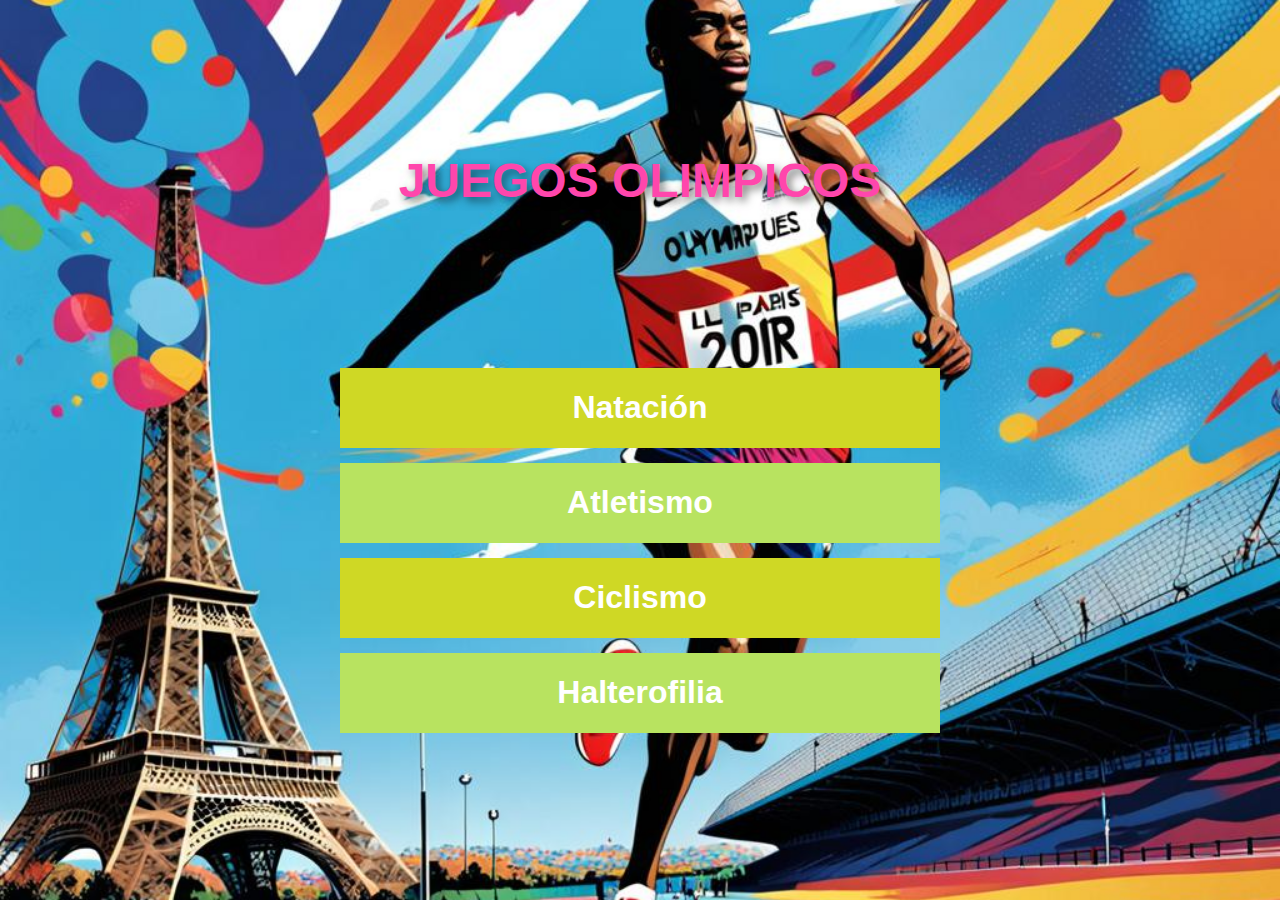
<file: 1. JuegosOlimpicos/index.html>
<!DOCTYPE html>
<html lang="es">
<head>
    <meta charset="UTF-8">
    <meta name="viewport" content="width=device-width, initial-scale=1.0">
    <title>Juegos Olimpicos</title>
    <link rel="stylesheet" href="styles.css">
    <link rel="icon" href="imagenes/favicon.png" type="image/x-icon">
</head>
<body>
    <div id="contenedor">
        <h1 id="titulo">JUEGOS OLIMPICOS</h1>
        <!-- <h2 id="titulo">2025</h2> -->
        <ul id="lista-competencias">
            <li class="competencia fondo-amarillo adso">Natación</li>
            <li class="competencia fondo-verde">Atletismo</li>
            <li class="competencia fondo-amarillo">Ciclismo</li>
            <li class="competencia fondo-verde">Halterofilia</li>
        </ul>
    </div>
<script src="app.js"></script>
</body>
</html>
</file>
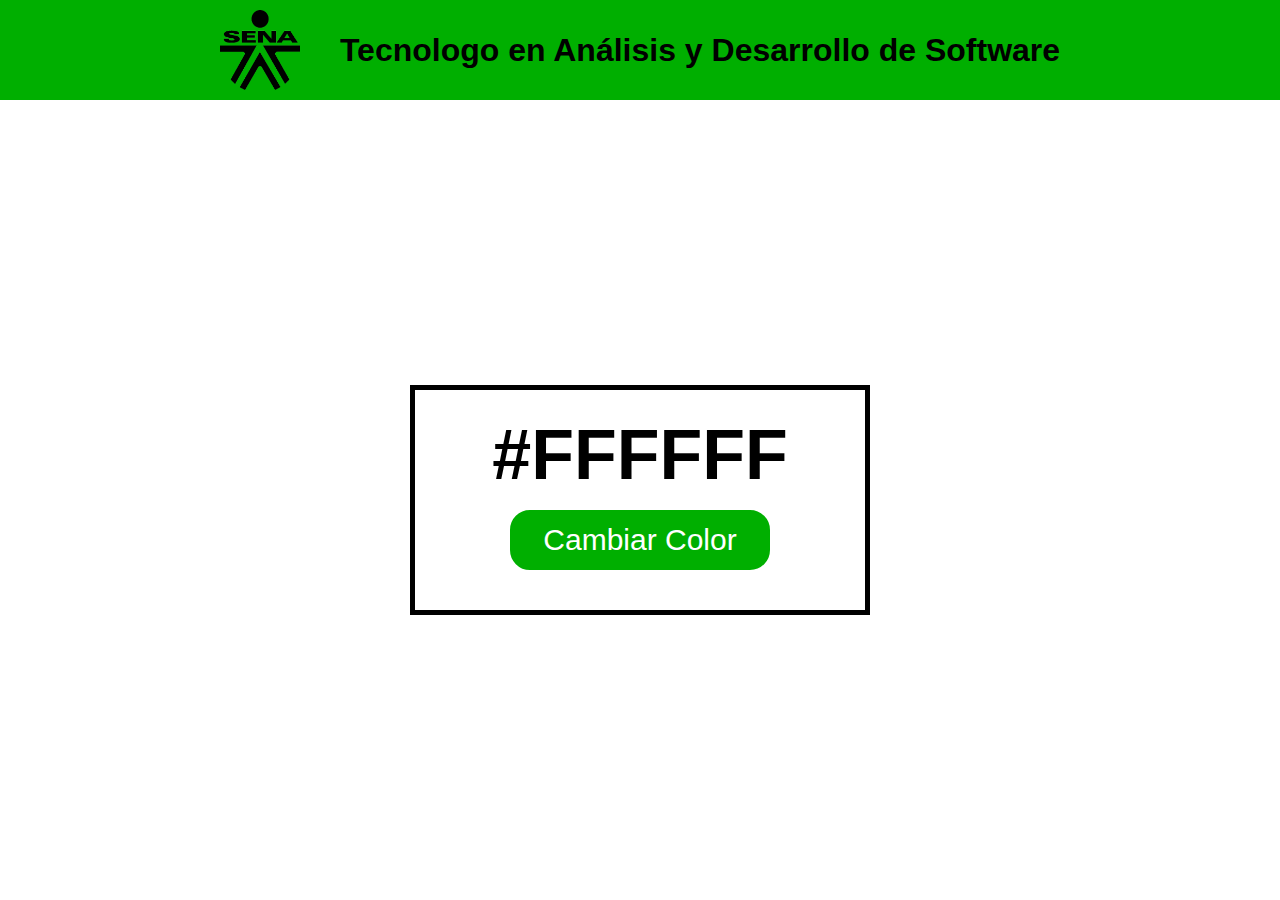
<file: 2. ColorBodyAleatorio/index.html>
<!DOCTYPE html>
<html lang="es">
<head>
    <meta charset="UTF-8">
    <meta name="viewport" content="width=device-width, initial-scale=1.0">
    <link rel="stylesheet" href="styles.css">
    <link rel="icon" href="imagenes/rueda-de-colores.svg" type="image/x-icon">
    <title>Color Body Aleatorio</title>
</head>

<body>
    <div class="encabezado">
        <img src="imagenes/pngegg.png" alt="Logo SENA" class="logo">
        <h1>Tecnologo en Análisis y Desarrollo de Software</h1>
    </div>

    <div class="contenedor-principal">
        <div id="contenedor" class="centrar-flex">
            <p id="color">#FFFFFF</p>
            <button id="boton-color">Cambiar Color</button>
        </div>
    </div>
    <script src="app.js"></script>
</body>

</html>
</file>
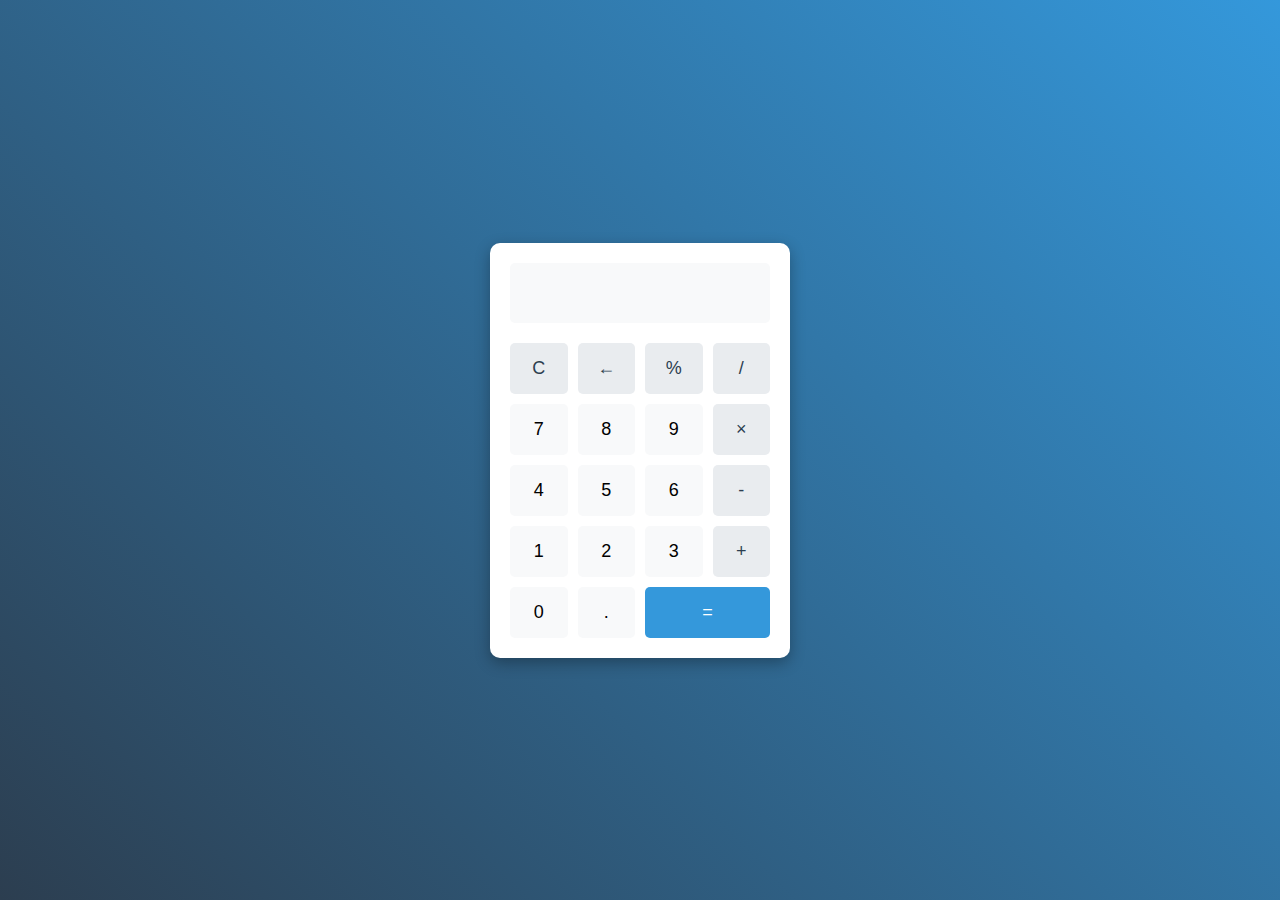
<file: 5. calculadora web/index.html>
<!DOCTYPE html>
<html lang="es">
<head>
    <meta charset="UTF-8">
    <meta name="viewport" content="width=device-width, initial-scale=1.0">
    <title>Calculadora Web</title>
    <link rel="stylesheet" href="styles.css">
</head>
<body>
    <div class="calculator">
        <div class="display">
            <input type="text" id="result" readonly>
        </div>
        <div class="buttons">
            <button class="operator" onclick="limpiarPantalla()">C</button>
            <button class="operator" onclick="borrarUltimo()">←</button>
            <button class="operator" onclick="agregarOperador('%')">%</button>
            <button class="operator" onclick="agregarOperador('/')">/</button>
            
            <button onclick="agregarNumero('7')">7</button>
            <button onclick="agregarNumero('8')">8</button>
            <button onclick="agregarNumero('9')">9</button>
            <button class="operator" onclick="agregarOperador('*')">×</button>
            
            <button onclick="agregarNumero('4')">4</button>
            <button onclick="agregarNumero('5')">5</button>
            <button onclick="agregarNumero('6')">6</button>
            <button class="operator" onclick="agregarOperador('-')">-</button>
            
            <button onclick="agregarNumero('1')">1</button>
            <button onclick="agregarNumero('2')">2</button>
            <button onclick="agregarNumero('3')">3</button>
            <button class="operator" onclick="agregarOperador('+')">+</button>
            
            <button onclick="agregarNumero('0')">0</button>
            <button onclick="agregarNumero('.')">.</button>
            <button class="equals" onclick="calcular()">=</button>
        </div>
    </div>
    <script src="script.js"></script>
</body>
</html>
</file>
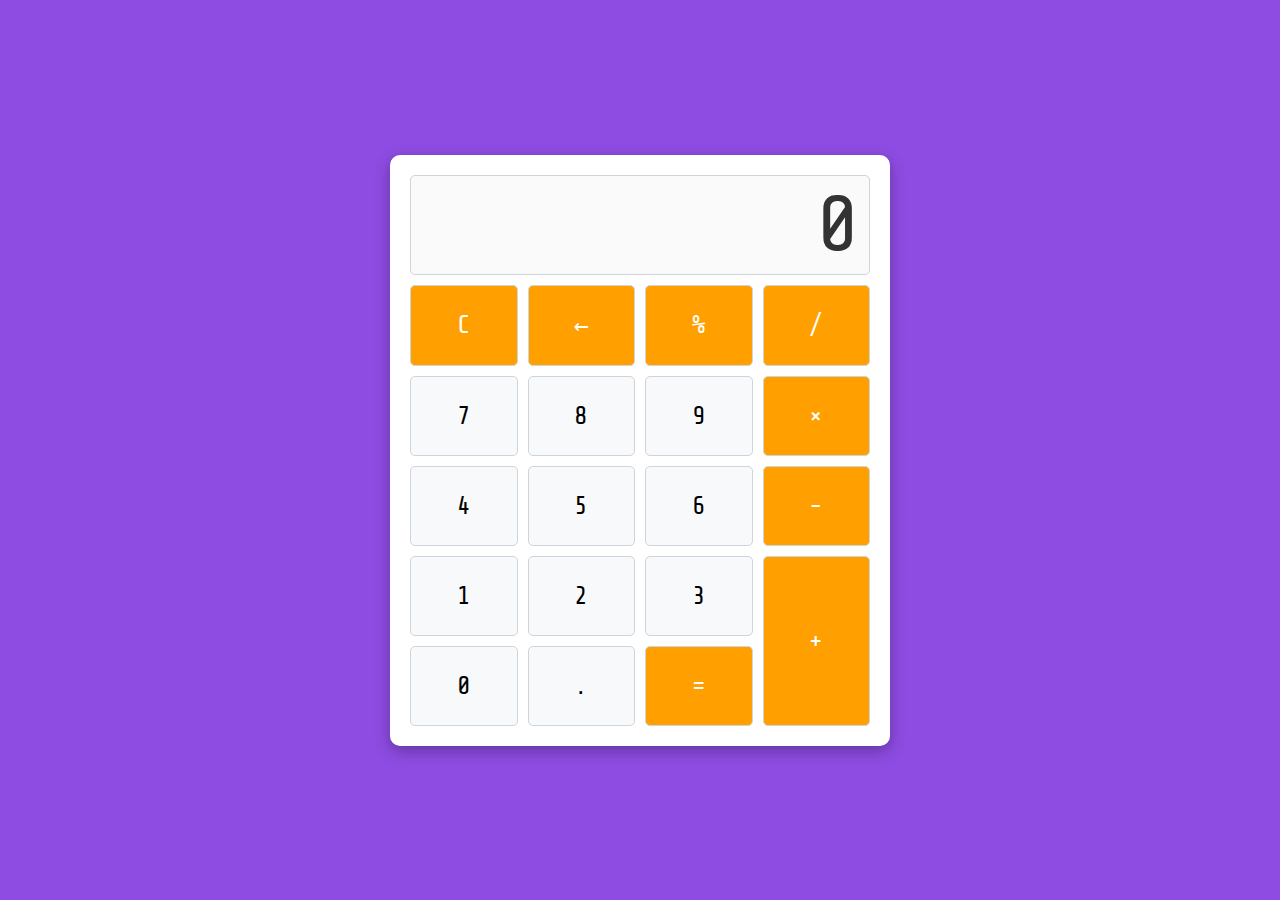
<file: 6. CalculadoraEventListener/index.html>
<!DOCTYPE html>
<html lang="en">
<head>
    <meta charset="UTF-8">
    <meta name="viewport" content="width=device-width, initial-scale=1.0">
    <link rel="stylesheet" href="styles.css">
    <link href="https://fonts.googleapis.com/css2?family=Share+Tech+Mono&display=swap" rel="stylesheet">
    <title>Calculadora</title>
</head>
<body>
    <div class="container">
        <div class="display">
            <!-- <div id="resultado"> -->
                <input type="text" id="resultado" readonly>
                <!-- <input type="text" id="operacion" readonly> -->
            <!-- </div> -->
        </div>
        <div class="botones">
            <button class="operador">C</button>        
            <button class="operador">←</button>
            <button class="operador">%</button>
            <button class="operador">/</button>

            <button class="numero">7</button>
            <button class="numero">8</button>
            <button class="numero">9</button>
            <button class="operador">×</button>

            <button class="numero">4</button>
            <button class="numero">5</button>
            <button class="numero">6</button>
            <button class="operador">-</button>

            <button class="numero">1</button>
            <button class="numero">2</button>
            <button class="numero">3</button>
            <button class="operador" id="suma">+</button>

            <button class="numero">0</button>
            <button class="numero">.</button>
            <button class="operador">=</button>
        </div>
    </div>
    <script src="app.js"></script>
</body>
</html>
</file>
<file: 1. JuegosOlimpicos/styles.css>
/* Estilos Generales */

* {
  margin: 0;
  padding: 0;
  box-sizing: border-box;
  font-family: 'Lato', sans-serif;
}

body {
  display: flex;
  justify-content: center;
  align-items: center;
  height: 100vh;
  text-align: center;
  background: url(imagenes/wallpaper2.jpg) no-repeat center center/ cover; 
}


#contenedor {
  display: flex;
  flex-wrap: wrap;
  justify-content: center;
  align-items: center;
  min-height: 80vh;
  width: 80vw;
  max-width: 600px;
  /* background-color: white;
  border: 4px solid black; */
}

#titulo {
  width: 100%;
  font-size: 3rem;
  color: #ff46ac;
  margin-bottom: 20px;
  text-shadow: 4px 4px 8px rgba(0, 0, 0, 0.5);
}

ul {
  width: 100%;
  height: 100%;
}

.competencia {
  font-size: 2rem;
  font-weight: bold;
  color: white;
  display: flex;
  flex-wrap: wrap;
  justify-content: center;
  align-items: center;
  width: 100%;
  height: 80px;
  margin: 15px 0;
}

.fondo-amarillo {
  background-color: #cfd825;
}

.fondo-verde {
  background-color: #b8e360;
}
</file>
<file: 2. ColorBodyAleatorio/styles.css>
* {
  margin: 0;
  padding: 0;
  font-family: Verdana, sans-serif;
}

body {
  height: 100vh;
  background-color: #fff;
  text-align: center;
}

img {
  width: 80px;
  height: 80px;
  margin: 20px;
}

.encabezado {
  height: 100px;
  width: 100%;
  background-color: #00af00;
  color: #000;
  display: flex;
  justify-content: center;
  align-items: center;
}

h1 {
  margin: 20px;
}

.centrar-flex {
  display: flex;
  justify-content: center;
  align-items: center;
}

/* > Contenedor */

#contenedor {
  height: 220px;
  width: 450px;
  background-color: white;
  border: 5px solid black;
  flex-wrap: wrap;
  flex-direction: column;
  margin: 0 auto;
}

/* > Texto */

#color {
  font-size: 70px;
  font-weight: bold;
}

/* > Boton */

button {
  font-size: 30px;
  color: white;
  border-radius: 20px;
  background-color: #00af00;
  margin: 15px;
  padding: 10px 30px;
  border: 3px solid #00af00;
  user-select: none;
  cursor: pointer;
  transition-duration: 0.4s;
}

button:hover {
  background-color: #ffa500;
  border: 3px solid #ffa500;
}

.contenedor-principal {
  height: calc(100vh - 100px);
  display: flex;
  justify-content: center;
  align-items: center;
}
</file>
<file: 5. calculadora web/styles.css>
* {
    margin: 0;
    padding: 0;
    box-sizing: border-box;
    font-family: Arial, sans-serif;
}

body {
    display: flex;
    justify-content: center;
    align-items: center;
    min-height: 100vh;
    background: linear-gradient(45deg, #2c3e50, #3498db);
}

.calculator {
    background-color: #fff;
    border-radius: 10px;
    box-shadow: 0 5px 15px rgba(0, 0, 0, 0.3);
    padding: 20px;
    width: 300px;
}

.display {
    margin-bottom: 20px;
}

#result {
    width: 100%;
    height: 60px;
    border: none;
    background-color: #f8f9fa;
    border-radius: 5px;
    text-align: right;
    padding: 10px;
    font-size: 24px;
    color: #333;
}

.buttons {
    display: grid;
    grid-template-columns: repeat(4, 1fr);
    gap: 10px;
}

button {
    padding: 15px;
    font-size: 18px;
    border: none;
    border-radius: 5px;
    background-color: #f8f9fa;
    cursor: pointer;
    transition: background-color 0.2s;
}

button:hover {
    background-color: #e9ecef;
}

.operator {
    background-color: #e9ecef;
    color: #2c3e50;
}

.equals {
    background-color: #3498db;
    color: white;
    grid-column: span 2;
}

.equals:hover {
    background-color: #2980b9;
}
</file>
<file: 6. CalculadoraEventListener/styles.css>
* {
    margin: 0;
    padding: 0;
    box-sizing: border-box;
    font-family: 'Share Tech Mono', monospace;
}

body{
    display: flex;
    justify-content: center;
    align-items: center;
    min-height: 100vh;
    /* background: linear-gradient(45deg, #8e4ce2, #c9caee); */
    background-color: #8e4ce2;
    color: white;
}

.container {
    background-color: #fff;
    border-radius: 10px;
    box-shadow: 0 5px 15px rgba(0, 0, 0, 0.3);
    padding: 20px;
    width: 500px;
}

.botones{
    display: grid;
    grid-template-columns: repeat(4, 1fr);
    gap: 10px;
}

button {
    padding: 25px;
    font-size: 25px;
    border: 1px solid #ced4da;
    border-radius: 5px;
    background-color: #f8f9fa;
    cursor: pointer;
    transition: background-color 0.2s;
}

.display {
    margin-bottom: 10px;
}

#resultado {
    width: 100%;
    height: 100px;
    border: 1px solid #ced4da;
    background-color: #FAFAFA;
    border-radius: 5px;
    text-align: right;
    padding: 10px;
    font-size: 80px;
    color: #333;
}

.operador {
    background-color: #FFA000;
    color: #fff ;
}

.operador:hover {
    background-color: #FF6F00;
}

.operador:active {
    background-color: #E65100;
}

.numero:hover {
    background-color: #EEEEEE;
}

.numero:active {
    background-color: #BDBDBD;
}

#suma{
    grid-row: span 2;
}
</file>
